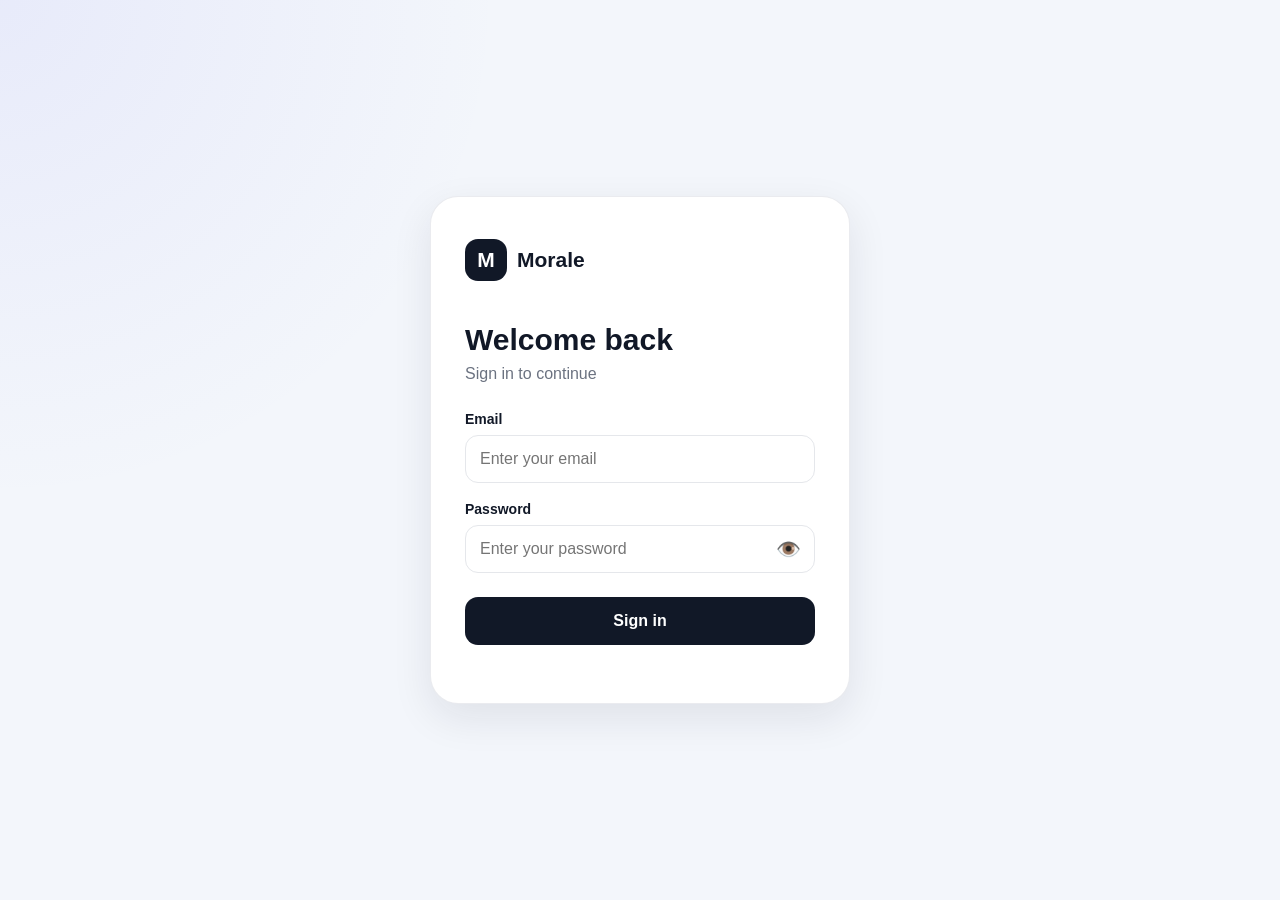
<file: index.html>
<!DOCTYPE html>
<html lang="en">
<head>
  <meta charset="UTF-8">
  <meta name="viewport" content="width=device-width, initial-scale=1.0">
  <title>Morale</title>
  <link rel="stylesheet" href="style.css">
</head>
<body>
  <main class="login-page">
    <section class="login-card">
  <div class="brand">
    <div class="brand-mark">M</div>
    <h1>Morale</h1>
  </div>
  <h2>Welcome back</h2>
  <p class="subtitle">Sign in to continue</p>
  <form id="loginForm">
    <label for="email">Email</label>
    <input
      type="text"
      id="email"
      placeholder="Enter your email"
      autocomplete="off"
      required
    >
    <label for="password">Password</label>
    <div class="password-field">
      <input
        type="password"
        id="password"
        placeholder="Enter your password"
        autocomplete="off"
        required
      >
      <button
        type="button"
        id="togglePassword"
        class="password-toggle"
        aria-label="Show password"
      >
        👁️
      </button>
    </div>
    <button type="submit" class="primary-btn">
      Sign in
    </button>
  </form>
  <p id="loginMessage" class="login-message"></p>
</section>
  </main>
  <script src="script.js"></script>
</body>
</html>
</file>
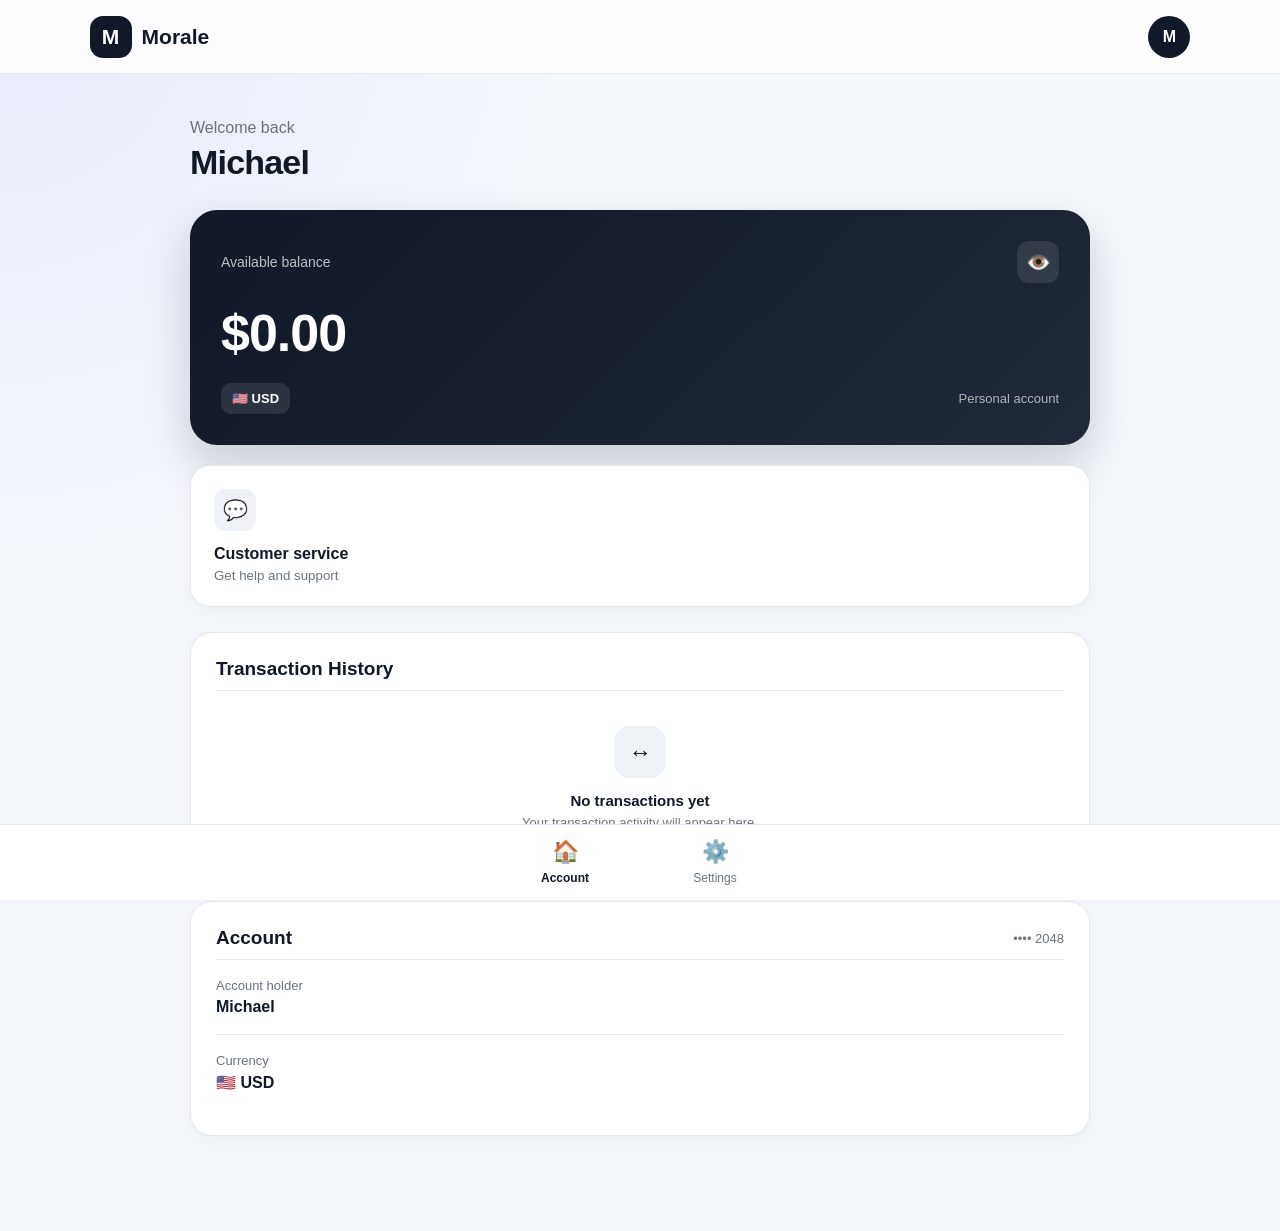
<file: dashboard.html>
<!DOCTYPE html>
<html lang="en">
<head>
  <meta charset="UTF-8">
  <meta name="viewport" content="width=device-width, initial-scale=1.0">
  <title>Morale — Account</title>
  <link rel="stylesheet" href="style.css">
</head>
<body>
  <div class="app">
<header class="topbar">
  <div class="brand">
  <div class="brand-mark" id="brandMark">M</div>
  <span id="websiteName">Morale</span>
</div>
  <a
    href="settings.html"
    class="profile-button"
    aria-label="Open profile settings"
  >
    <span class="profile-avatar" id="dashboardAvatar">
  M
</span>
  </a>
</header>
<main class="dashboard">
  <!-- WELCOME -->
  <section class="welcome">
    <p>Welcome back</p>
    <h1 id="accountName">Michael</h1>
  </section>
  <!-- BALANCE -->
  <section class="balance-card">
    <div class="balance-header">
      <span>Available balance</span>
      <button
        id="toggleBalance"
        class="icon-btn"
        type="button"
        aria-label="Hide balance"
      >
        👁️
      </button>
    </div>
    <div
      class="balance"
      id="balanceDisplay"
    >
      $3,000,000.00
    </div>
    <div class="balance-footer">
      <span
        class="account-currency"
        id="accountCurrency"
      >
        🇺🇸 USD
      </span>
      <span class="account-label">
        Personal account
      </span>
    </div>
  </section>
  <!-- CUSTOMER SERVICE -->
  <section class="quick-actions">
    <button
      type="button"
      class="action-card"
      id="supportButton"
    >
      <span class="action-icon">💬</span>
      <strong>
        Customer service
      </strong>
      <small>
        Get help and support
      </small>
    </button>
  </section>
  <!-- TRANSACTION HISTORY -->
  <section class="account-section transaction-section">
    <div class="section-heading">
      <h2>Transaction History</h2>
    </div>
    <div class="transaction-empty">
      <div class="transaction-empty-icon">
        ↔
      </div>
      <strong>
        No transactions yet
      </strong>
      <p>
        Your transaction activity will appear here.
      </p>
    </div>
  </section>
  <!-- ACCOUNT DETAILS -->
  <section class="account-section">
    <div class="section-heading">
      <h2>Account</h2>
      <span>•••• 2048</span>
    </div>
    <div class="account-row">
      <div>
        <span class="row-label">
          Account holder
        </span>
        <strong id="accountHolder">
          Michael
        </strong>
      </div>
    </div>
    <div class="account-row">
      <div>
        <span class="row-label">
          Currency
        </span>
        <strong id="accountCurrencyDetails">
          🇺🇸 USD
        </strong>
      </div>
    </div>
  </section>
</main>
<!-- CUSTOMER SERVICE PANEL -->
<div
  class="support-panel"
  id="supportPanel"
>
  <div class="support-header">
    <div>
      <strong>
        Customer service
      </strong>
      <small>
        We're here to help
      </small>
    </div>
    <button
      id="closeSupport"
      type="button"
      aria-label="Close customer service"
    >
      ×
    </button>
  </div>
  <div
    class="chat-messages"
    id="chatMessages"
  >
    <div class="message received">
      Hi, how can we help you?
    </div>
  </div>
  <form
    class="chat-form"
    id="chatForm"
  >
    <input
      type="text"
      id="chatInput"
      placeholder="Write a message..."
      autocomplete="off"
    >
    <button type="submit">
      Send
    </button>
  </form>
</div>
<!-- BOTTOM NAVIGATION -->
<nav class="bottom-nav">
  <a
    href="dashboard.html"
    class="nav-item active"
    aria-label="Account"
  >
    <span>🏠</span>
    <small>Account</small>
  </a>
  <a
    href="settings.html"
    class="nav-item"
    aria-label="Settings"
  >
    <span>⚙️</span>
    <small>Settings</small>
  </a>
</nav>
  </div>
  <script src="script.js"></script>
</body>
</html>
</file>
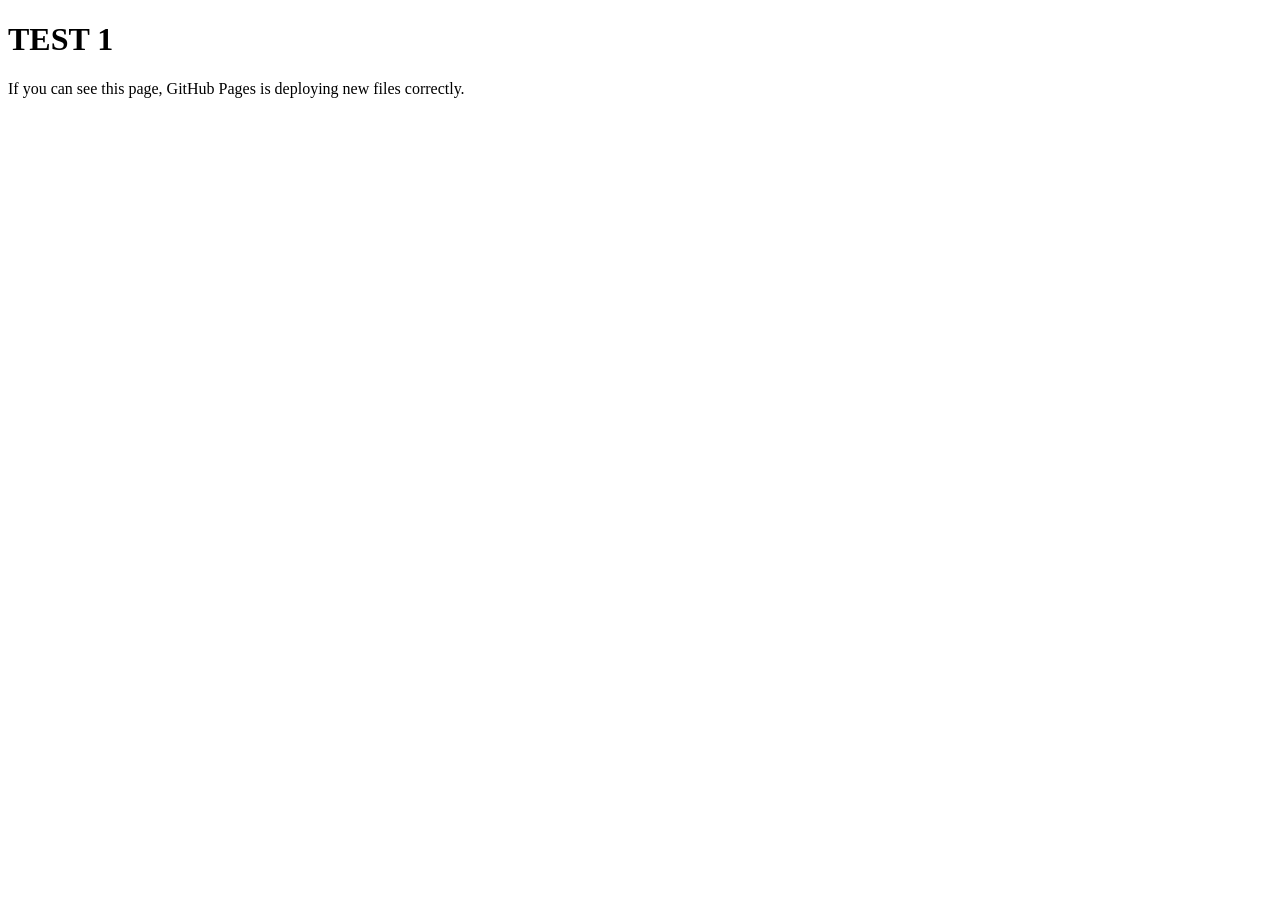
<file: test1.html>
<!DOCTYPE html>
<html lang="en">
<head>
  <meta charset="UTF-8">
  <meta name="viewport" content="width=device-width, initial-scale=1.0">
  <title>Test 1</title>
</head>
<body>
  <h1>TEST 1</h1>
  <p>If you can see this page, GitHub Pages is deploying new files correctly.</p>
</body>
</html>
</file>
<file: style.css>
:root {
  --bg: #f3f6fb;
  --card: #ffffff;
  --text: #111827;
  --muted: #6b7280;
  --border: #e5e7eb;
  --primary: #111827;
  --primary-hover: #273142;
  --soft: #eef2f7;
  --accent: #e8eefc;
  --shadow: 0 14px 40px rgba(17, 24, 39, 0.09);
}

* {
  box-sizing: border-box;
  margin: 0;
  padding: 0;
}

html {
  scroll-behavior: smooth;
}

body {
  font-family:
    -apple-system,
    BlinkMacSystemFont,
    "Segoe UI",
    sans-serif;
  background:
    radial-gradient(
      circle at top left,
      rgba(99, 102, 241, 0.08),
      transparent 32%
    ),
    var(--bg);
  color: var(--text);
  min-height: 100vh;
}

button,
input,
select {
  font: inherit;
}

button,
select {
  cursor: pointer;
}

button {
  -webkit-tap-highlight-color: transparent;
}

a {
  color: inherit;
  text-decoration: none;
}


/* =========================
   LOGIN
========================= */

.login-page {
  min-height: 100vh;
  display: flex;
  justify-content: center;
  align-items: center;
  padding: 24px;
}

.login-card {
  width: 100%;
  max-width: 420px;
  background: var(--card);
  padding: 42px 34px;
  border-radius: 28px;
  box-shadow: var(--shadow);
  border: 1px solid rgba(229, 231, 235, 0.8);
}

.brand {
  display: flex;
  align-items: center;
  gap: 10px;
  font-size: 21px;
  font-weight: 700;
}

.brand h1 {
  font-size: 21px;
}

.brand-mark {
  width: 42px;
  height: 42px;
  border-radius: 13px;
  background: var(--primary);
  color: white;
  display: flex;
  align-items: center;
  justify-content: center;
  font-weight: 800;
}

.login-card h2 {
  margin-top: 42px;
  font-size: 30px;
}

.subtitle {
  color: var(--muted);
  margin-top: 8px;
  margin-bottom: 28px;
}

.login-card label {
  display: block;
  margin: 18px 0 8px;
  font-size: 14px;
  font-weight: 600;
}

.login-card input,
.modal-card input,
.chat-form input {
  width: 100%;
  border: 1px solid var(--border);
  border-radius: 13px;
  padding: 14px;
  outline: none;
  background: var(--card);
  color: var(--text);
  transition: border-color 0.2s, box-shadow 0.2s;
}

.login-card input:focus,
.modal-card input:focus,
.chat-form input:focus {
  border-color: var(--primary);
  box-shadow: 0 0 0 3px rgba(17, 24, 39, 0.08);
}


/* PASSWORD */

.password-field {
  position: relative;
  width: 100%;
}

.password-field input {
  padding-right: 52px;
}

.password-toggle {
  position: absolute;
  right: 7px;
  top: 50%;
  transform: translateY(-50%);
  width: 40px;
  height: 40px;
  border: 0;
  background: transparent;
  color: var(--text);
  border-radius: 10px;
  display: flex;
  align-items: center;
  justify-content: center;
  font-size: 20px;
  padding: 0;
}

.password-toggle:hover {
  background: var(--soft);
}


/* PRIMARY BUTTON */

.primary-btn {
  width: 100%;
  border: 0;
  border-radius: 13px;
  padding: 15px;
  margin-top: 24px;
  background: var(--primary);
  color: white;
  font-weight: 600;
  transition: 0.2s;
}

.primary-btn:hover {
  background: var(--primary-hover);
  transform: translateY(-1px);
}

.login-message {
  text-align: center;
  color: var(--muted);
  margin-top: 16px;
  font-size: 14px;
}


/* =========================
   APP
========================= */

.app {
  min-height: 100vh;
  padding-bottom: 95px;
}


/* TOP BAR */

.topbar {
  height: 74px;
  display: flex;
  align-items: center;
  justify-content: space-between;
  padding: 0 7%;
  background: rgba(255, 255, 255, 0.88);
  backdrop-filter: blur(14px);
  border-bottom: 1px solid var(--border);
  position: sticky;
  top: 0;
  z-index: 30;
}

.profile-button {
  display: flex;
  align-items: center;
  justify-content: center;
}

.profile-avatar,
.large-avatar {
  display: flex;
  align-items: center;
  justify-content: center;
  background: var(--primary);
  color: white;
  border-radius: 50%;
  font-weight: 700;
}

.profile-avatar {
  width: 42px;
  height: 42px;
}


/* PAGE WIDTH */

.dashboard,
.settings-page {
  width: 90%;
  max-width: 900px;
  margin: 0 auto;
  padding-top: 45px;
}


/* WELCOME */

.welcome p {
  color: var(--muted);
  margin-bottom: 6px;
}

.welcome h1 {
  font-size: 34px;
  letter-spacing: -0.8px;
}


/* =========================
   BALANCE
========================= */

.balance-card {
  margin-top: 28px;
  padding: 31px;
  border-radius: 27px;
  background:
    linear-gradient(
      135deg,
      #111827,
      #1f2937
    );
  color: white;
  box-shadow: 0 20px 45px rgba(17, 24, 39, 0.18);
}

.balance-header {
  display: flex;
  justify-content: space-between;
  align-items: center;
}

.balance-header > span {
  opacity: 0.72;
  font-size: 14px;
}

.icon-btn {
  width: 42px;
  height: 42px;
  border: 0;
  border-radius: 12px;
  background: rgba(255, 255, 255, 0.1);
  color: white;
  font-size: 20px;
  display: flex;
  align-items: center;
  justify-content: center;
  transition: 0.2s;
}

.icon-btn:hover {
  background: rgba(255, 255, 255, 0.18);
  transform: scale(1.04);
}

.balance {
  font-size: clamp(32px, 7vw, 52px);
  font-weight: 750;
  margin: 20px 0;
  word-break: break-word;
  letter-spacing: -1px;
}

.balance-footer {
  display: flex;
  align-items: center;
  justify-content: space-between;
  gap: 15px;
}

.account-currency {
  display: inline-flex;
  align-items: center;
  gap: 6px;
  padding: 8px 11px;
  border-radius: 10px;
  background: rgba(255, 255, 255, 0.1);
  font-size: 13px;
  font-weight: 600;
}

.account-label {
  opacity: 0.65;
  font-size: 13px;
}


/* =========================
   QUICK ACTIONS
========================= */

.quick-actions {
  display: grid;
  grid-template-columns: 1fr;
  gap: 16px;
  margin-top: 20px;
}

.action-card {
  width: 100%;
  text-align: left;
  border: 1px solid var(--border);
  border-radius: 20px;
  background: var(--card);
  color: var(--text);
  padding: 23px;
  transition: 0.2s;
  box-shadow: 0 5px 20px rgba(17, 24, 39, 0.035);
}

.action-card:hover {
  transform: translateY(-2px);
  box-shadow: var(--shadow);
}

.action-icon {
  display: flex;
  width: 42px;
  height: 42px;
  border-radius: 12px;
  align-items: center;
  justify-content: center;
  background: var(--soft);
  margin-bottom: 14px;
  font-size: 20px;
}

.action-card strong,
.action-card small {
  display: block;
}

.action-card strong {
  font-size: 16px;
}

.action-card small {
  color: var(--muted);
  margin-top: 5px;
}


/* =========================
   ACCOUNT / TRANSACTIONS
========================= */

.account-section {
  margin-top: 25px;
  padding: 25px;
  background: var(--card);
  border: 1px solid var(--border);
  border-radius: 22px;
  box-shadow: 0 5px 20px rgba(17, 24, 39, 0.035);
}

.section-heading {
  display: flex;
  justify-content: space-between;
  align-items: center;
  gap: 15px;
  margin-bottom: 10px;
}

.section-heading h2 {
  font-size: 19px;
}

.section-heading span {
  color: var(--muted);
  font-size: 13px;
}

.account-row {
  padding: 18px 0;
  border-top: 1px solid var(--border);
}

.row-label {
  display: block;
  color: var(--muted);
  font-size: 13px;
  margin-bottom: 5px;
}


/* TRANSACTION EMPTY STATE */

.transaction-section {
  margin-top: 25px;
}

.transaction-empty {
  padding: 35px 15px 20px;
  text-align: center;
  border-top: 1px solid var(--border);
}

.transaction-empty-icon {
  width: 52px;
  height: 52px;
  margin: 0 auto 14px;
  border-radius: 16px;
  background: var(--soft);
  display: flex;
  align-items: center;
  justify-content: center;
  font-size: 23px;
}

.transaction-empty strong {
  display: block;
  font-size: 15px;
}

.transaction-empty p {
  color: var(--muted);
  font-size: 13px;
  margin-top: 6px;
}


/* =========================
   SETTINGS
========================= */

.settings-profile {
  text-align: center;
}

.large-avatar {
  width: 96px;
  height: 96px;
  margin: 0 auto 18px;
  font-size: 31px;
  box-shadow: 0 12px 30px rgba(17, 24, 39, 0.12);
}

.settings-profile h1 {
  font-size: 29px;
}

.settings-profile p {
  color: var(--muted);
  margin-top: 5px;
}

.settings-card {
  margin-top: 32px;
  background: var(--card);
  border: 1px solid var(--border);
  border-radius: 22px;
  overflow: hidden;
  box-shadow: 0 5px 20px rgba(17, 24, 39, 0.035);
}

.settings-row {
  display: flex;
  align-items: center;
  justify-content: space-between;
  gap: 20px;
  padding: 21px;
  border-bottom: 1px solid var(--border);
}

.settings-row:last-child {
  border-bottom: 0;
}

.settings-row strong,
.settings-row small {
  display: block;
}

.settings-row small {
  color: var(--muted);
  margin-top: 5px;
}

.settings-action {
  border: 0;
  background: var(--soft);
  color: var(--text);
  padding: 10px 15px;
  border-radius: 10px;
  font-weight: 600;
  transition: 0.2s;
}

.settings-action:hover {
  transform: translateY(-1px);
  background: var(--accent);
}

.settings-row select {
  max-width: 210px;
  padding: 10px 12px;
  border: 1px solid var(--border);
  border-radius: 10px;
  background: var(--card);
  color: var(--text);
  outline: none;
}


/* =========================
   THEME SWITCH
========================= */

.theme-toggle {
  width: 54px;
  height: 31px;
  border: 0;
  border-radius: 20px;
  background: #d1d5db;
  padding: 3px;
  transition: 0.2s;
}

.theme-toggle span {
  display: block;
  width: 25px;
  height: 25px;
  border-radius: 50%;
  background: white;
  transition: transform 0.2s;
  box-shadow: 0 2px 6px rgba(0, 0, 0, 0.15);
}

body.dark .theme-toggle {
  background: #4b5563;
}

body.dark .theme-toggle span {
  transform: translateX(23px);
}


/* =========================
   BOTTOM NAV
========================= */

.bottom-nav {
  position: fixed;
  left: 0;
  right: 0;
  bottom: 0;
  height: 76px;
  display: flex;
  justify-content: center;
  gap: 85px;
  align-items: center;
  background: rgba(255, 255, 255, 0.94);
  backdrop-filter: blur(15px);
  border-top: 1px solid var(--border);
  z-index: 20;
}

.nav-item {
  min-width: 65px;
  text-align: center;
  color: var(--muted);
  transition: 0.2s;
}

.nav-item span {
  display: block;
  font-size: 22px;
  margin-bottom: 3px;
}

.nav-item small {
  font-size: 12px;
}

.nav-item.active {
  color: var(--text);
  font-weight: 600;
}

.nav-item:hover {
  transform: translateY(-2px);
}


/* =========================
   MODAL
========================= */

.modal {
  display: none;
  position: fixed;
  inset: 0;
  background: rgba(0, 0, 0, 0.52);
  align-items: center;
  justify-content: center;
  padding: 20px;
  z-index: 50;
}

.modal.show {
  display: flex;
}

.modal-card {
  width: 100%;
  max-width: 400px;
  background: var(--card);
  border-radius: 24px;
  padding: 28px;
  position: relative;
  box-shadow: var(--shadow);
}

.modal-card h2 {
  font-size: 23px;
}

.modal-card p {
  color: var(--muted);
  margin: 7px 0 20px;
}

.close-modal {
  position: absolute;
  right: 18px;
  top: 15px;
  border: 0;
  background: transparent;
  color: var(--muted);
  font-size: 25px;
}


/* =========================
   CUSTOMER SERVICE
========================= */

.support-panel {
  display: none;
  position: fixed;
  right: 20px;
  bottom: 90px;
  width: min(380px, calc(100% - 40px));
  height: 500px;
  background: var(--card);
  border: 1px solid var(--border);
  border-radius: 22px;
  box-shadow: var(--shadow);
  z-index: 40;
  overflow: hidden;
  flex-direction: column;
}

.support-panel.show {
  display: flex;
}

.support-header {
  display: flex;
  justify-content: space-between;
  padding: 18px;
  border-bottom: 1px solid var(--border);
}

.support-header strong,
.support-header small {
  display: block;
}

.support-header small {
  color: var(--muted);
  margin-top: 3px;
}

.support-header button {
  border: 0;
  background: transparent;
  color: var(--muted);
  font-size: 24px;
}

.chat-messages {
  flex: 1;
  padding: 18px;
  overflow-y: auto;
}

.message {
  max-width: 85%;
  padding: 11px 14px;
  border-radius: 14px;
  margin-bottom: 10px;
  font-size: 14px;
}

.message.received {
  background: var(--soft);
}

.message.sent {
  margin-left: auto;
  background: var(--primary);
  color: white;
}

.chat-form {
  display: flex;
  gap: 8px;
  padding: 12px;
  border-top: 1px solid var(--border);
}

.chat-form input {
  padding: 11px;
}

.chat-form button {
  border: 0;
  border-radius: 10px;
  background: var(--primary);
  color: white;
  padding: 0 15px;
}


/* =========================
   DARK MODE
========================= */

body.dark {
  --bg: #0b1017;
  --card: #151b23;
  --text: #f3f4f6;
  --muted: #9ca3af;
  --border: #29313d;
  --primary: #f3f4f6;
  --primary-hover: #d1d5db;
  --soft: #202833;
  --accent: #263244;
}

body.dark {
  background:
    radial-gradient(
      circle at top left,
      rgba(99, 102, 241, 0.12),
      transparent 32%
    ),
    var(--bg);
}

body.dark .topbar,
body.dark .bottom-nav {
  background: rgba(21, 27, 35, 0.94);
}

body.dark .brand-mark,
body.dark .profile-avatar,
body.dark .large-avatar {
  background: #f3f4f6;
  color: #111827;
}

body.dark .balance-card {
  background:
    linear-gradient(
      135deg,
      #f3f4f6,
      #d9dee7
    );
  color: #111827;
}

body.dark .balance-header > span {
  opacity: 0.65;
}

body.dark .icon-btn {
  color: #111827;
  background: rgba(17, 24, 39, 0.08);
}

body.dark .icon-btn:hover {
  background: rgba(17, 24, 39, 0.15);
}

body.dark .primary-btn,
body.dark .chat-form button,
body.dark .message.sent {
  background: #f3f4f6;
  color: #111827;
}


/* =========================
   MOBILE
========================= */

@media (max-width: 600px) {

  .topbar {
    padding: 0 5%;
  }

  .dashboard,
  .settings-page {
    width: 92%;
    padding-top: 30px;
  }

  .welcome h1 {
    font-size: 30px;
  }

  .balance-card {
    padding: 24px;
    border-radius: 23px;
  }

  .balance {
    font-size: 35px;
  }

  .balance-footer {
    align-items: flex-start;
    flex-direction: column;
  }

  .account-label {
    margin-left: 2px;
  }

  .account-section {
    padding: 21px;
  }

  .settings-row {
    align-items: flex-start;
  }

  .settings-row select {
    max-width: 155px;
  }

  .bottom-nav {
    gap: 55px;
  }

  .login-card {
    padding: 32px 24px;
    border-radius: 23px;
  }

  .support-panel {
    right: 10px;
    bottom: 86px;
    width: calc(100% - 20px);
    height: 470px;
  }
}

/* =========================
   PROFILE PICTURE
========================= */

.large-avatar {
  position: relative;
  overflow: hidden;
}

.large-avatar img {
  width: 100%;
  height: 100%;
  object-fit: cover;
  border-radius: 50%;
  display: block;
}

.large-avatar img[src=""] {
  display: none;
}

#settingsAvatarLetter {
  display: none;
}

.profile-avatar {
  overflow: hidden;
}

.profile-avatar img {
  width: 100%;
  height: 100%;
  object-fit: cover;
  border-radius: 50%;
  display: block;
}

.change-picture-btn {
  display: inline-block;
  width: auto;
  margin-top: 0;
}


/* =========================
   WEBSITE NAME
========================= */

#websiteName {
  white-space: nowrap;
}

#websiteNameText {
  max-width: 200px;
  overflow: hidden;
  text-overflow: ellipsis;
  white-space: nowrap;
}
</file>
